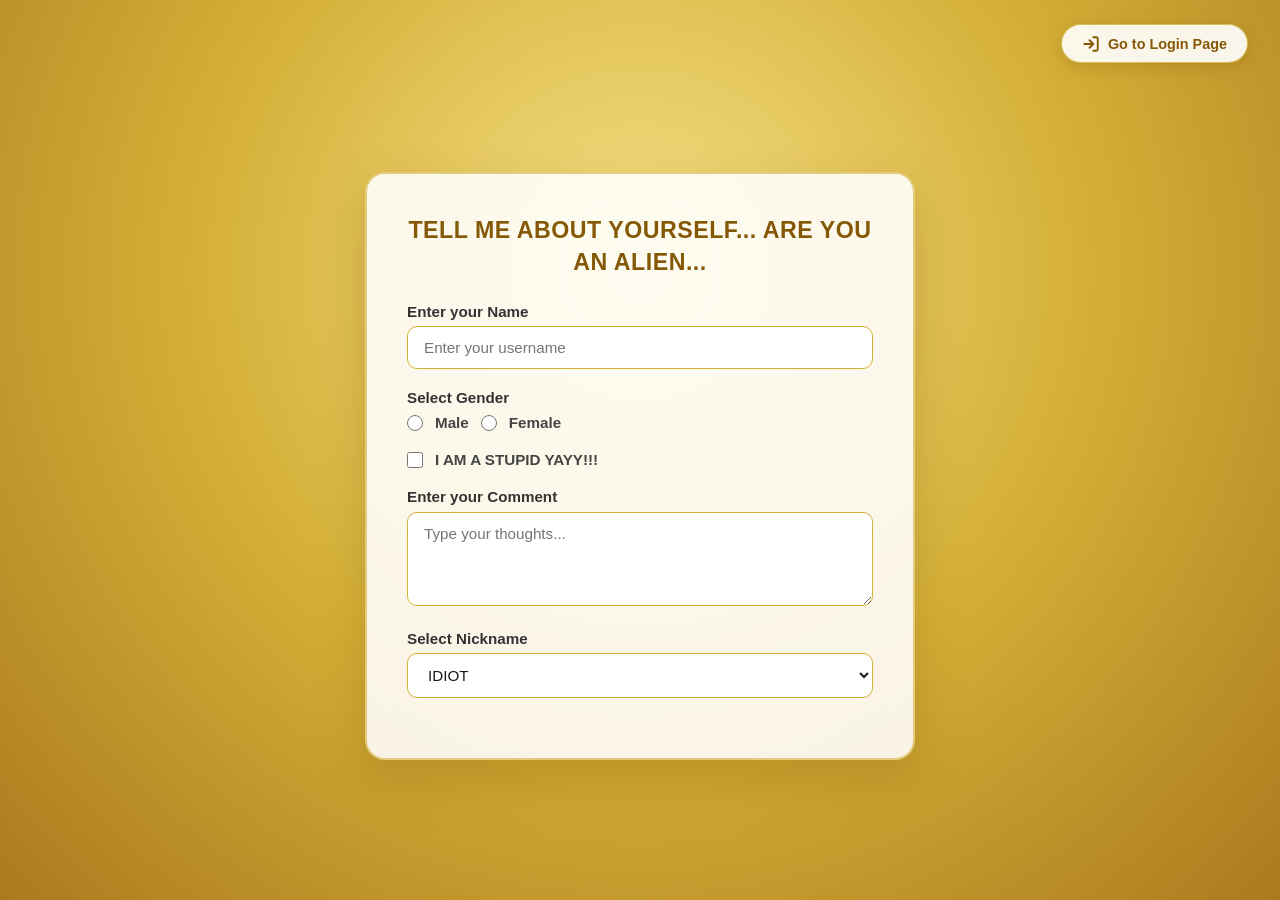
<file: index.html>
<!DOCTYPE html>
<html lang="en">
<head>
    <meta charset="UTF-8">
    <meta name="viewport" content="width=device-width, initial-scale=1.0">
    <title>Forms - Lets learn it | Video 6</title>
    <style>
        * {
            margin: 0;
            padding: 0;
            box-sizing: border-box;
            font-family: 'Segoe UI', Tahoma, Geneva, Verdana, sans-serif;
        }

        body {
            background-color: #D4AF37; /* Metallic Golden */
            background-image: radial-gradient(circle at 50% 30%, #F5E086 0%, #D4AF37 50%, #AA7A1E 100%);
            color: #1a1a1a;
            min-height: 100vh;
            display: flex;
            flex-direction: column;
            justify-content: center;
            align-items: center;
            padding: 2rem;
        }

        .top-nav {
            position: absolute;
            top: 1.5rem;
            right: 2rem;
        }

        .btn-nav-login {
            display: inline-flex;
            align-items: center;
            gap: 0.5rem;
            background: rgba(255, 255, 255, 0.9);
            color: #855806;
            padding: 0.6rem 1.25rem;
            border-radius: 9999px;
            font-weight: 700;
            font-size: 0.9rem;
            text-decoration: none;
            border: 1.5px solid rgba(212, 175, 55, 0.8);
            box-shadow: 0 4px 15px rgba(133, 88, 6, 0.25);
            transition: all 0.2s ease;
        }

        .btn-nav-login:hover {
            background: #ffffff;
            transform: translateY(-2px);
            box-shadow: 0 6px 20px rgba(133, 88, 6, 0.35);
        }

        .form-container {
            background: rgba(255, 255, 255, 0.88);
            backdrop-filter: blur(12px);
            -webkit-backdrop-filter: blur(12px);
            border: 2px solid rgba(212, 175, 55, 0.6);
            border-radius: 20px;
            padding: 2.5rem;
            max-width: 550px;
            width: 100%;
            box-shadow: 0 20px 45px rgba(146, 107, 13, 0.35);
            margin-top: 2rem;
        }

        h1 {
            font-size: 1.45rem;
            font-weight: 800;
            margin-bottom: 1.5rem;
            text-align: center;
            letter-spacing: 0.5px;
            line-height: 1.4;
            color: #855806;
            text-transform: uppercase;
        }

        .form-group {
            margin-bottom: 1.25rem;
        }

        label {
            display: block;
            margin-bottom: 0.4rem;
            font-size: 0.95rem;
            font-weight: 600;
            color: #333333;
        }

        input[type="text"], textarea, select {
            width: 100%;
            padding: 0.75rem 1rem;
            border-radius: 10px;
            border: 1.5px solid #d4af37;
            background: #ffffff;
            color: #1a1a1a;
            font-size: 0.95rem;
            outline: none;
            transition: all 0.2s ease;
        }

        input[type="text"]:focus, textarea:focus, select:focus {
            border-color: #b8860b;
            box-shadow: 0 0 0 3px rgba(212, 175, 55, 0.3);
        }

        .radio-group, .checkbox-group {
            display: flex;
            align-items: center;
            gap: 0.75rem;
            margin-top: 0.5rem;
        }

        .radio-group label, .checkbox-group label {
            display: inline;
            margin-bottom: 0;
            cursor: pointer;
            color: #444444;
        }

        input[type="radio"], input[type="checkbox"] {
            accent-color: #b8860b;
            cursor: pointer;
            width: 16px;
            height: 16px;
        }

        select option {
            background: #ffffff;
            color: #1a1a1a;
        }
    </style>
</head>
<body>
    <!-- Top Login Link -->
    <div class="top-nav">
        <a href="./login.html" class="btn-nav-login">
            <svg width="18" height="18" viewBox="0 0 24 24" fill="none" stroke="currentColor" stroke-width="2.5" stroke-linecap="round" stroke-linejoin="round">
                <path d="M15 3h4a2 2 0 0 1 2 2v14a2 2 0 0 1-2 2h-4"/>
                <polyline points="10 17 15 12 10 7"/>
                <line x1="15" y1="12" x2="3" y2="12"/>
            </svg>
            Go to Login Page
        </a>
    </div>

    <div class="form-container">
        <h1>TELL ME ABOUT YOURSELF... ARE YOU AN ALIEN...</h1>
        <form action="post">
            <div class="form-group">
                <label for="username">Enter your Name</label>
                <input type="text" id="username" name="username" placeholder="Enter your username">
            </div>

            <div class="form-group">
                <label>Select Gender</label>
                <div class="radio-group">
                    <input type="radio" id="male" name="gender" value="male">
                    <label for="male">Male</label>
                    <input type="radio" id="female" name="gender" value="female">
                    <label for="female">Female</label>
                </div>
            </div>

            <div class="form-group">
                <div class="checkbox-group">
                    <input type="checkbox" id="subscribe" name="subscribe" value="yes">
                    <label for="subscribe">I AM A STUPID YAYY!!!</label>
                </div>
            </div>

            <div class="form-group">
                <label for="comment">Enter your Comment</label>
                <textarea id="comment" name="comment" rows="4" placeholder="Type your thoughts..."></textarea>
            </div>

            <div class="form-group">
                <label for="nicknames">Select Nickname</label>
                <select id="nicknames" name="nicknames">
                    <option value="IDIOT">IDIOT</option>
                    <option value="SUAR">SUAR</option>
                    <option value="NASHEDI">NASHEDI</option>
                </select>
            </div>
        </form>
    </div>
</body>
</html>
</file>
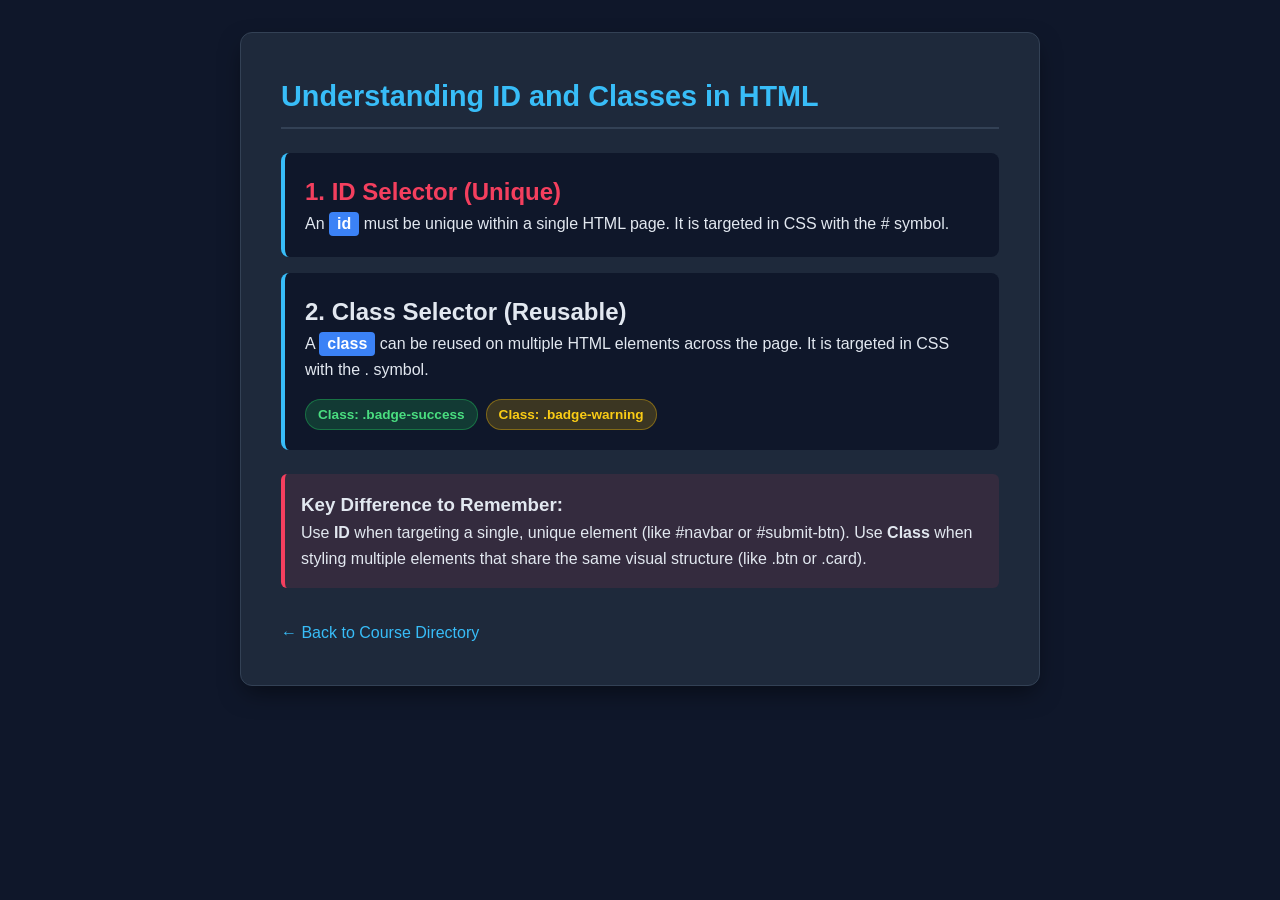
<file: video 9/index.html>
<!DOCTYPE html>
<html lang="en">
<head>
    <meta charset="UTF-8">
    <meta name="viewport" content="width=device-width, initial-scale=1.0">
    <title>Id and Classes in HTML - Sigma Web Dev Video 9</title>
    <style>
        * {
            margin: 0;
            padding: 0;
            box-sizing: border-box;
            font-family: 'Segoe UI', Tahoma, Geneva, Verdana, sans-serif;
        }

        body {
            background-color: #0f172a;
            color: #e2e8f0;
            padding: 2rem;
            line-height: 1.6;
        }

        .container {
            max-width: 800px;
            margin: 0 auto;
            background: #1e293b;
            padding: 2.5rem;
            border-radius: 12px;
            box-shadow: 0 10px 25px -5px rgba(0, 0, 0, 0.5);
            border: 1px solid #334155;
        }

        h1 {
            color: #38bdf8;
            margin-bottom: 1.5rem;
            font-size: 1.8rem;
            border-bottom: 2px solid #334155;
            padding-bottom: 0.5rem;
        }

        /* Class Selector Examples */
        .card {
            background-color: #0f172a;
            padding: 1.25rem;
            border-radius: 8px;
            margin-bottom: 1rem;
            border-left: 4px solid #38bdf8;
        }

        .highlight {
            background-color: #3b82f6;
            color: #ffffff;
            padding: 0.2rem 0.5rem;
            border-radius: 4px;
            font-weight: bold;
        }

        .badge {
            display: inline-block;
            padding: 0.25rem 0.75rem;
            border-radius: 9999px;
            font-size: 0.85rem;
            font-weight: 600;
        }

        .badge-success {
            background: rgba(34, 197, 94, 0.2);
            color: #4ade80;
            border: 1px solid rgba(34, 197, 94, 0.4);
        }

        .badge-warning {
            background: rgba(234, 179, 8, 0.2);
            color: #facc15;
            border: 1px solid rgba(234, 179, 8, 0.4);
        }

        /* ID Selector Examples (Unique) */
        #main-header {
            color: #f43f5e;
            font-weight: bold;
        }

        #special-note {
            background: rgba(244, 63, 94, 0.1);
            border-left: 4px solid #f43f5e;
            padding: 1rem;
            border-radius: 6px;
            margin-top: 1.5rem;
        }

        .nav-back {
            display: inline-block;
            margin-top: 2rem;
            color: #38bdf8;
            text-decoration: none;
            font-weight: 500;
            transition: color 0.2s;
        }

        .nav-back:hover {
            color: #7dd3fc;
            text-decoration: underline;
        }
    </style>
</head>
<body>
    <div class="container">
        <h1>Understanding ID and Classes in HTML</h1>
        
        <div class="card">
            <h2 id="main-header">1. ID Selector (Unique)</h2>
            <p>An <span class="highlight">id</span> must be unique within a single HTML page. It is targeted in CSS with the <code>#</code> symbol.</p>
        </div>

        <div class="card">
            <h2>2. Class Selector (Reusable)</h2>
            <p>A <span class="highlight">class</span> can be reused on multiple HTML elements across the page. It is targeted in CSS with the <code>.</code> symbol.</p>
            <div style="margin-top: 1rem; display: flex; gap: 0.5rem;">
                <span class="badge badge-success">Class: .badge-success</span>
                <span class="badge badge-warning">Class: .badge-warning</span>
            </div>
        </div>

        <div id="special-note">
            <h3>Key Difference to Remember:</h3>
            <p>Use <strong>ID</strong> when targeting a single, unique element (like <code>#navbar</code> or <code>#submit-btn</code>). Use <strong>Class</strong> when styling multiple elements that share the same visual structure (like <code>.btn</code> or <code>.card</code>).</p>
        </div>

        <a href="../" class="nav-back">← Back to Course Directory</a>
    </div>
</body>
</html>
</file>
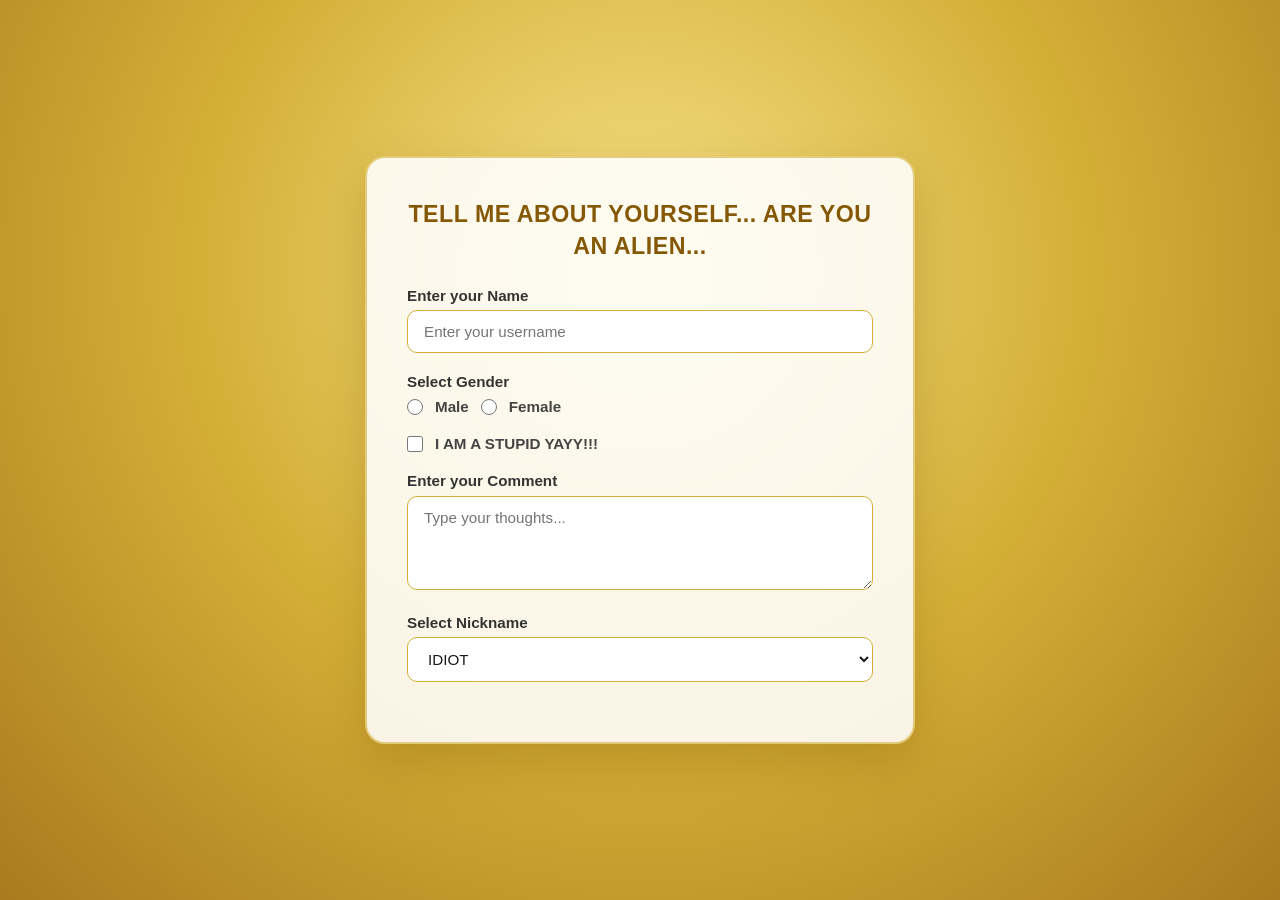
<file: video6/index.html>
<!DOCTYPE html>
<html lang="en">
<head>
    <meta charset="UTF-8">
    <meta name="viewport" content="width=device-width, initial-scale=1.0">
    <title>Forms - Lets learn it | Video 6</title>
    <style>
        * {
            margin: 0;
            padding: 0;
            box-sizing: border-box;
            font-family: 'Segoe UI', Tahoma, Geneva, Verdana, sans-serif;
        }

        body {
            background-color: #D4AF37; /* Metallic Golden */
            background-image: radial-gradient(circle at 50% 30%, #F5E086 0%, #D4AF37 50%, #AA7A1E 100%);
            color: #1a1a1a;
            min-height: 100vh;
            display: flex;
            justify-content: center;
            align-items: center;
            padding: 2rem;
        }

        .form-container {
            background: rgba(255, 255, 255, 0.88);
            backdrop-filter: blur(12px);
            -webkit-backdrop-filter: blur(12px);
            border: 2px solid rgba(212, 175, 55, 0.6);
            border-radius: 20px;
            padding: 2.5rem;
            max-width: 550px;
            width: 100%;
            box-shadow: 0 20px 45px rgba(146, 107, 13, 0.35);
        }

        h1 {
            font-size: 1.45rem;
            font-weight: 800;
            margin-bottom: 1.5rem;
            text-align: center;
            letter-spacing: 0.5px;
            line-height: 1.4;
            color: #855806; /* Deep Gold / Bronze */
            text-transform: uppercase;
        }

        .form-group {
            margin-bottom: 1.25rem;
        }

        label {
            display: block;
            margin-bottom: 0.4rem;
            font-size: 0.95rem;
            font-weight: 600;
            color: #333333;
        }

        input[type="text"], textarea, select {
            width: 100%;
            padding: 0.75rem 1rem;
            border-radius: 10px;
            border: 1.5px solid #d4af37;
            background: #ffffff;
            color: #1a1a1a;
            font-size: 0.95rem;
            outline: none;
            transition: all 0.2s ease;
        }

        input[type="text"]:focus, textarea:focus, select:focus {
            border-color: #b8860b;
            box-shadow: 0 0 0 3px rgba(212, 175, 55, 0.3);
        }

        .radio-group, .checkbox-group {
            display: flex;
            align-items: center;
            gap: 0.75rem;
            margin-top: 0.5rem;
        }

        .radio-group label, .checkbox-group label {
            display: inline;
            margin-bottom: 0;
            cursor: pointer;
            color: #444444;
        }

        input[type="radio"], input[type="checkbox"] {
            accent-color: #b8860b;
            cursor: pointer;
            width: 16px;
            height: 16px;
        }

        select option {
            background: #ffffff;
            color: #1a1a1a;
        }
    </style>
</head>
<body>
    <div class="form-container">
        <h1>TELL ME ABOUT YOURSELF... ARE YOU AN ALIEN...</h1>
        <form action="post">
            <div class="form-group">
                <label for="username">Enter your Name</label>
                <input type="text" id="username" name="username" placeholder="Enter your username">
            </div>

            <div class="form-group">
                <label>Select Gender</label>
                <div class="radio-group">
                    <input type="radio" id="male" name="gender" value="male">
                    <label for="male">Male</label>
                    <input type="radio" id="female" name="gender" value="female">
                    <label for="female">Female</label>
                </div>
            </div>

            <div class="form-group">
                <div class="checkbox-group">
                    <input type="checkbox" id="subscribe" name="subscribe" value="yes">
                    <label for="subscribe">I AM A STUPID YAYY!!!</label>
                </div>
            </div>

            <div class="form-group">
                <label for="comment">Enter your Comment</label>
                <textarea id="comment" name="comment" rows="4" placeholder="Type your thoughts..."></textarea>
            </div>

            <div class="form-group">
                <label for="nicknames">Select Nickname</label>
                <select id="nicknames" name="nicknames">
                    <option value="IDIOT">IDIOT</option>
                    <option value="SUAR">SUAR</option>
                    <option value="NASHEDI">NASHEDI</option>
                </select>
            </div>
        </form>
    </div>
</body>
</html>
</file>
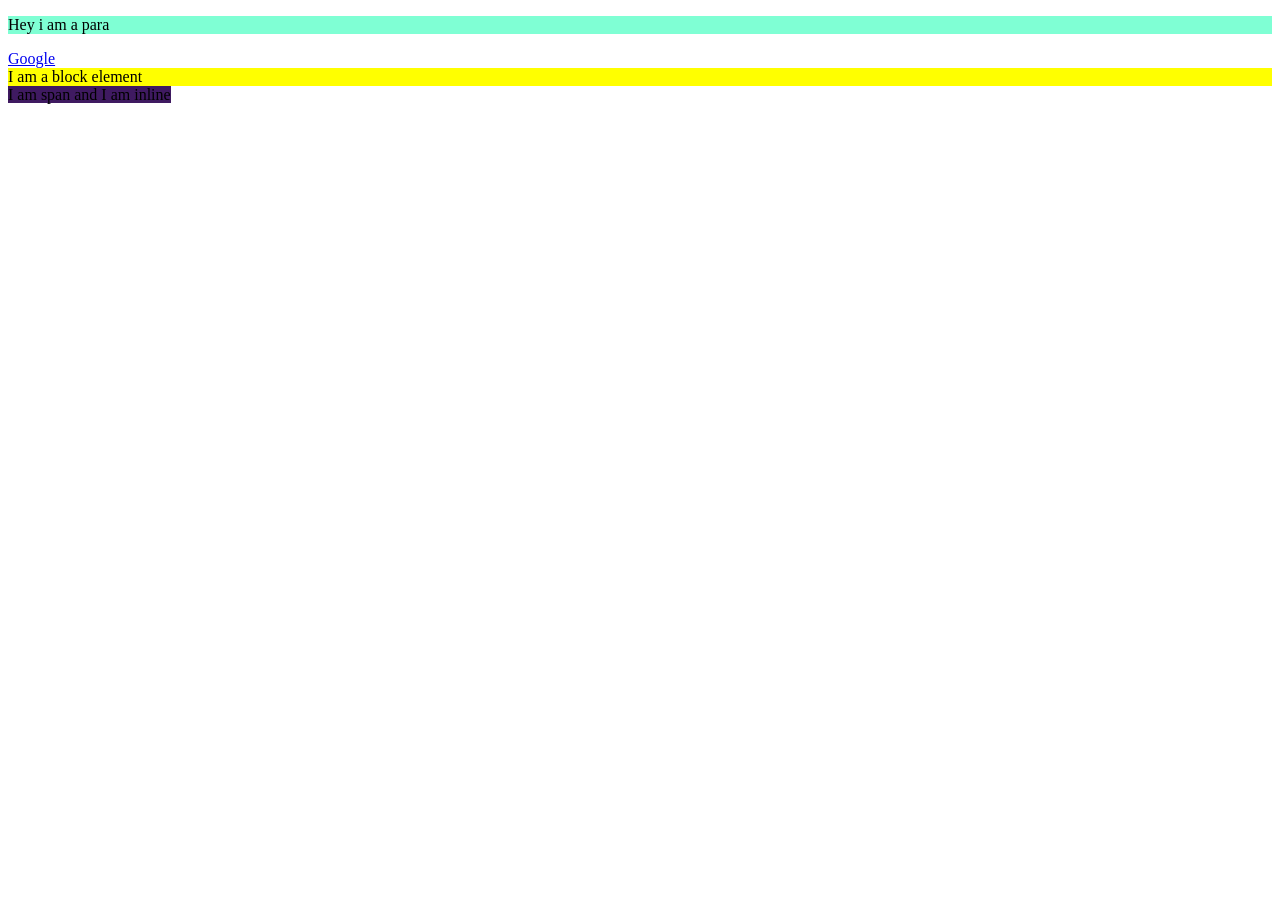
<file: video8/index.html>
<!DOCTYPE html>
<html lang="en">
    <head>
        <meta charset="UTF-8">
        <meta name="viewport" content="width"=device-width, initial-scale="1.0">
        <title>Inline and Block Elements - HTML</title>
        <link rel="stylesheet" href="style.css">

</head>
<body>
    <p> Hey i am a para </p>
    <a href="https://google.com">Google</a>
    <div> I am a block element</div>
    <span>I am span and I am inline</span>
    <a href="" yes he is inline></a>


    <!--Quick Quiz:
    without using br tag, write a vertically aligned form asking for name,
    city and pincode of a user.
    everyone must comment -->


</body>
</html>
</file>
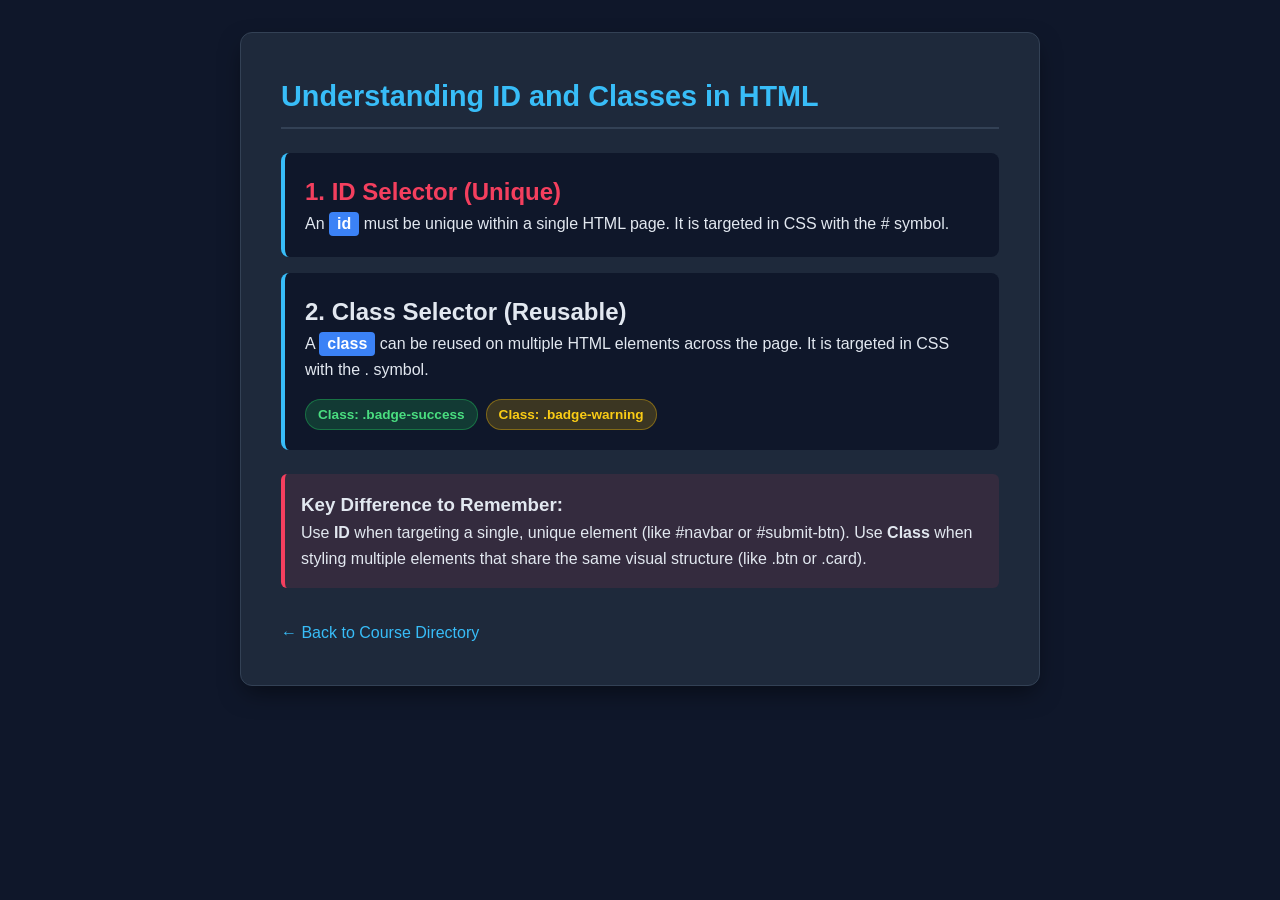
<file: video9/index.html>
<!DOCTYPE html>
<html lang="en">
<head>
    <meta charset="UTF-8">
    <meta name="viewport" content="width=device-width, initial-scale=1.0">
    <title>Id and Classes in HTML - Sigma Web Dev Video 9</title>
    <style>
        * {
            margin: 0;
            padding: 0;
            box-sizing: border-box;
            font-family: 'Segoe UI', Tahoma, Geneva, Verdana, sans-serif;
        }

        body {
            background-color: #0f172a;
            color: #e2e8f0;
            padding: 2rem;
            line-height: 1.6;
        }

        .container {
            max-width: 800px;
            margin: 0 auto;
            background: #1e293b;
            padding: 2.5rem;
            border-radius: 12px;
            box-shadow: 0 10px 25px -5px rgba(0, 0, 0, 0.5);
            border: 1px solid #334155;
        }

        h1 {
            color: #38bdf8;
            margin-bottom: 1.5rem;
            font-size: 1.8rem;
            border-bottom: 2px solid #334155;
            padding-bottom: 0.5rem;
        }

        /* Class Selector Examples */
        .card {
            background-color: #0f172a;
            padding: 1.25rem;
            border-radius: 8px;
            margin-bottom: 1rem;
            border-left: 4px solid #38bdf8;
        }

        .highlight {
            background-color: #3b82f6;
            color: #ffffff;
            padding: 0.2rem 0.5rem;
            border-radius: 4px;
            font-weight: bold;
        }

        .badge {
            display: inline-block;
            padding: 0.25rem 0.75rem;
            border-radius: 9999px;
            font-size: 0.85rem;
            font-weight: 600;
        }

        .badge-success {
            background: rgba(34, 197, 94, 0.2);
            color: #4ade80;
            border: 1px solid rgba(34, 197, 94, 0.4);
        }

        .badge-warning {
            background: rgba(234, 179, 8, 0.2);
            color: #facc15;
            border: 1px solid rgba(234, 179, 8, 0.4);
        }

        /* ID Selector Examples (Unique) */
        #main-header {
            color: #f43f5e;
            font-weight: bold;
        }

        #special-note {
            background: rgba(244, 63, 94, 0.1);
            border-left: 4px solid #f43f5e;
            padding: 1rem;
            border-radius: 6px;
            margin-top: 1.5rem;
        }

        .nav-back {
            display: inline-block;
            margin-top: 2rem;
            color: #38bdf8;
            text-decoration: none;
            font-weight: 500;
            transition: color 0.2s;
        }

        .nav-back:hover {
            color: #7dd3fc;
            text-decoration: underline;
        }
    </style>
</head>
<body>
    <div class="container">
        <h1>Understanding ID and Classes in HTML</h1>
        
        <div class="card">
            <h2 id="main-header">1. ID Selector (Unique)</h2>
            <p>An <span class="highlight">id</span> must be unique within a single HTML page. It is targeted in CSS with the <code>#</code> symbol.</p>
        </div>

        <div class="card">
            <h2>2. Class Selector (Reusable)</h2>
            <p>A <span class="highlight">class</span> can be reused on multiple HTML elements across the page. It is targeted in CSS with the <code>.</code> symbol.</p>
            <div style="margin-top: 1rem; display: flex; gap: 0.5rem;">
                <span class="badge badge-success">Class: .badge-success</span>
                <span class="badge badge-warning">Class: .badge-warning</span>
            </div>
        </div>

        <div id="special-note">
            <h3>Key Difference to Remember:</h3>
            <p>Use <strong>ID</strong> when targeting a single, unique element (like <code>#navbar</code> or <code>#submit-btn</code>). Use <strong>Class</strong> when styling multiple elements that share the same visual structure (like <code>.btn</code> or <code>.card</code>).</p>
        </div>

        <a href="../" class="nav-back">← Back to Course Directory</a>
    </div>
</body>
</html>
</file>
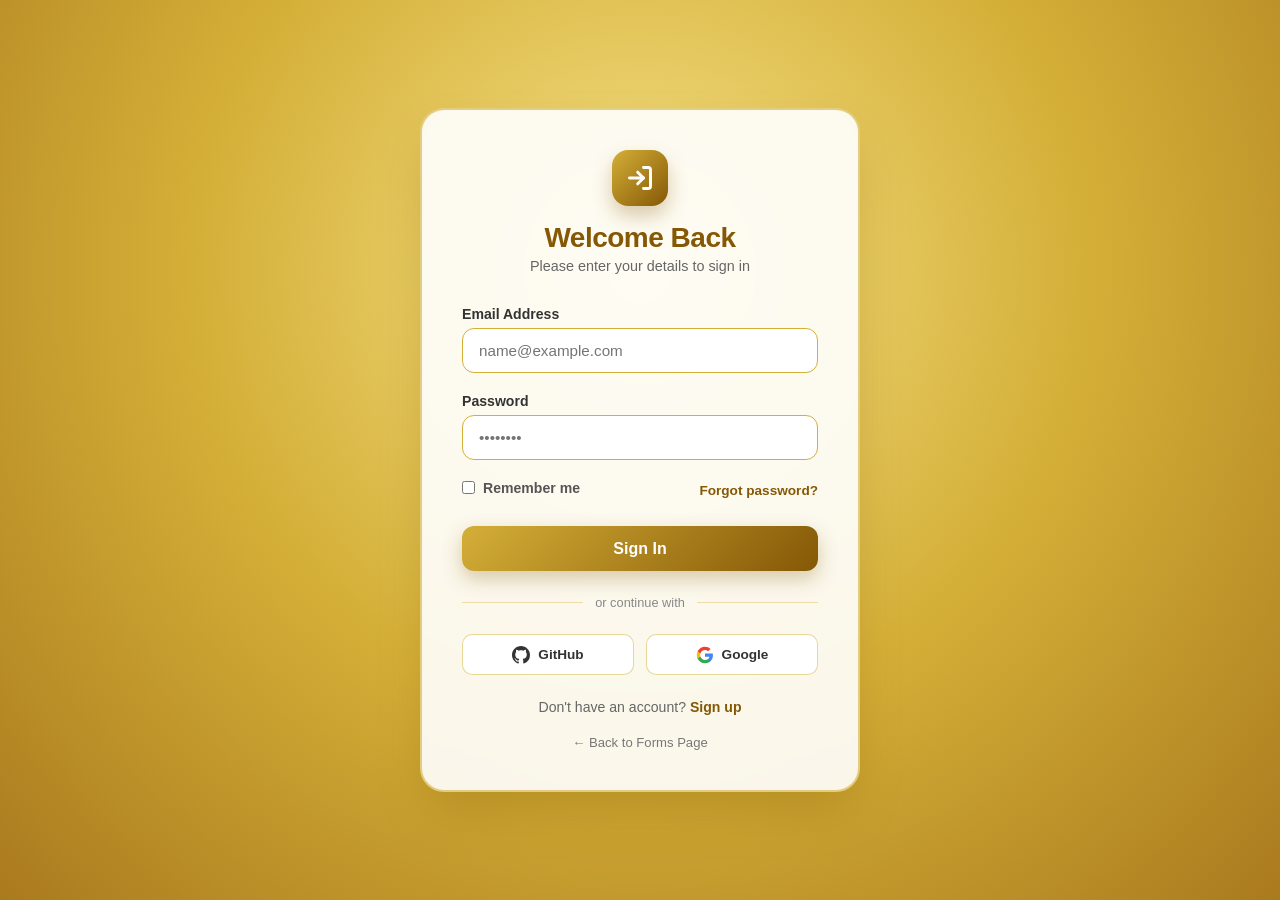
<file: login.html>
<!DOCTYPE html>
<html lang="en">
<head>
    <meta charset="UTF-8">
    <meta name="viewport" content="width=device-width, initial-scale=1.0">
    <title>Login | Sigma Web Dev</title>
    <style>
        * {
            margin: 0;
            padding: 0;
            box-sizing: border-box;
            font-family: 'Segoe UI', Tahoma, Geneva, Verdana, sans-serif;
        }

        body {
            background-color: #D4AF37;
            background-image: radial-gradient(circle at 50% 30%, #F5E086 0%, #D4AF37 50%, #AA7A1E 100%);
            color: #1a1a1a;
            min-height: 100vh;
            display: flex;
            justify-content: center;
            align-items: center;
            padding: 1.5rem;
        }

        .login-card {
            background: rgba(255, 255, 255, 0.9);
            backdrop-filter: blur(16px);
            -webkit-backdrop-filter: blur(16px);
            border: 2px solid rgba(212, 175, 55, 0.6);
            border-radius: 24px;
            padding: 2.5rem;
            max-width: 440px;
            width: 100%;
            box-shadow: 0 25px 50px -12px rgba(146, 107, 13, 0.4);
        }

        .login-header {
            text-align: center;
            margin-bottom: 2rem;
        }

        .login-header .logo-badge {
            width: 56px;
            height: 56px;
            background: linear-gradient(135deg, #D4AF37, #855806);
            color: #ffffff;
            border-radius: 16px;
            display: inline-flex;
            align-items: center;
            justify-content: center;
            margin-bottom: 1rem;
            box-shadow: 0 10px 20px rgba(133, 88, 6, 0.3);
        }

        .login-header h1 {
            font-size: 1.75rem;
            font-weight: 800;
            color: #855806;
            letter-spacing: -0.5px;
        }

        .login-header p {
            font-size: 0.9rem;
            color: #666666;
            margin-top: 0.25rem;
        }

        .form-group {
            margin-bottom: 1.25rem;
        }

        label {
            display: block;
            margin-bottom: 0.4rem;
            font-size: 0.88rem;
            font-weight: 600;
            color: #333333;
        }

        .input-wrapper {
            position: relative;
        }

        input[type="email"],
        input[type="password"] {
            width: 100%;
            padding: 0.8rem 1rem;
            border-radius: 12px;
            border: 1.5px solid #d4af37;
            background: #ffffff;
            color: #1a1a1a;
            font-size: 0.95rem;
            outline: none;
            transition: all 0.2s ease;
        }

        input[type="email"]:focus,
        input[type="password"]:focus {
            border-color: #b8860b;
            box-shadow: 0 0 0 3px rgba(212, 175, 55, 0.3);
        }

        .options-row {
            display: flex;
            justify-content: space-between;
            align-items: center;
            font-size: 0.85rem;
            margin-bottom: 1.5rem;
        }

        .remember-me {
            display: flex;
            align-items: center;
            gap: 0.5rem;
            color: #555555;
            cursor: pointer;
        }

        .remember-me input {
            accent-color: #b8860b;
            cursor: pointer;
        }

        .forgot-link {
            color: #855806;
            text-decoration: none;
            font-weight: 600;
            transition: color 0.2s;
        }

        .forgot-link:hover {
            color: #b8860b;
            text-decoration: underline;
        }

        .btn-submit {
            width: 100%;
            padding: 0.85rem;
            border-radius: 12px;
            border: none;
            background: linear-gradient(135deg, #d4af37, #855806);
            color: #ffffff;
            font-size: 1rem;
            font-weight: 700;
            cursor: pointer;
            transition: all 0.3s ease;
            box-shadow: 0 8px 20px rgba(133, 88, 6, 0.3);
        }

        .btn-submit:hover {
            transform: translateY(-2px);
            box-shadow: 0 12px 25px rgba(133, 88, 6, 0.4);
            background: linear-gradient(135deg, #e5c158, #996508);
        }

        .divider {
            display: flex;
            align-items: center;
            text-align: center;
            margin: 1.5rem 0;
            color: #888888;
            font-size: 0.8rem;
        }

        .divider::before,
        .divider::after {
            content: '';
            flex: 1;
            border-bottom: 1px solid rgba(212, 175, 55, 0.4);
        }

        .divider span {
            padding: 0 0.75rem;
        }

        .social-buttons {
            display: flex;
            gap: 0.75rem;
            margin-bottom: 1.5rem;
        }

        .btn-social {
            flex: 1;
            display: flex;
            align-items: center;
            justify-content: center;
            gap: 0.5rem;
            padding: 0.65rem;
            border-radius: 10px;
            border: 1px solid rgba(212, 175, 55, 0.5);
            background: #ffffff;
            color: #333333;
            font-size: 0.85rem;
            font-weight: 600;
            cursor: pointer;
            transition: all 0.2s ease;
            text-decoration: none;
        }

        .btn-social:hover {
            background: #fdfaf0;
            border-color: #b8860b;
        }

        .footer-text {
            text-align: center;
            font-size: 0.88rem;
            color: #666666;
        }

        .footer-text a {
            color: #855806;
            text-decoration: none;
            font-weight: 700;
        }

        .footer-text a:hover {
            text-decoration: underline;
        }

        .nav-back {
            display: block;
            text-align: center;
            margin-top: 1.25rem;
            font-size: 0.82rem;
            color: #777777;
            text-decoration: none;
        }

        .nav-back:hover {
            color: #855806;
        }
    </style>
</head>
<body>

    <div class="login-card">
        <div class="login-header">
            <div class="logo-badge">
                <svg width="28" height="28" viewBox="0 0 24 24" fill="none" stroke="currentColor" stroke-width="2.5" stroke-linecap="round" stroke-linejoin="round">
                    <path d="M15 3h4a2 2 0 0 1 2 2v14a2 2 0 0 1-2 2h-4"/>
                    <polyline points="10 17 15 12 10 7"/>
                    <line x1="15" y1="12" x2="3" y2="12"/>
                </svg>
            </div>
            <h1>Welcome Back</h1>
            <p>Please enter your details to sign in</p>
        </div>

        <form action="#" method="POST" onsubmit="event.preventDefault(); alert('Login submitted successfully!');">
            <div class="form-group">
                <label for="email">Email Address</label>
                <div class="input-wrapper">
                    <input type="email" id="email" name="email" placeholder="name@example.com" required>
                </div>
            </div>

            <div class="form-group">
                <label for="password">Password</label>
                <div class="input-wrapper">
                    <input type="password" id="password" name="password" placeholder="••••••••" required>
                </div>
            </div>

            <div class="options-row">
                <label class="remember-me">
                    <input type="checkbox" name="remember">
                    <span>Remember me</span>
                </label>
                <a href="#" class="forgot-link" onclick="alert('Password reset link sent!');">Forgot password?</a>
            </div>

            <button type="submit" class="btn-submit">Sign In</button>

            <div class="divider">
                <span>or continue with</span>
            </div>

            <div class="social-buttons">
                <a href="https://github.com" target="_blank" rel="noopener noreferrer" class="btn-social">
                    <svg width="18" height="18" fill="currentColor" viewBox="0 0 24 24">
                        <path d="M12 0C5.37 0 0 5.37 0 12c0 5.31 3.435 9.795 8.205 11.385.6.105.825-.255.825-.57 0-.285-.015-1.23-.015-2.235-3.015.555-3.795-.735-4.035-1.41-.135-.345-.72-1.41-1.23-1.695-.42-.225-1.02-.78-.015-.795.945-.015 1.62.87 1.845 1.23 1.08 1.815 2.805 1.305 3.495.99.105-.78.42-1.305.765-1.605-2.67-.3-5.46-1.335-5.46-5.925 0-1.305.465-2.385 1.23-3.225-.12-.3-.54-1.53.12-3.18 0 0 1.005-.315 3.3 1.23.96-.27 1.98-.405 3-.405s2.04.135 3 .405c2.295-1.56 3.3-1.23 3.3-1.23.66 1.65.24 2.88.12 3.18.765.84 1.23 1.905 1.23 3.225 0 4.605-2.805 5.625-5.475 5.925.435.375.81 1.095.81 2.22 0 1.605-.015 2.895-.015 3.3 0 .315.225.69.825.57A12.02 12.02 0 0024 12c0-6.63-5.37-12-12-12z"/>
                    </svg>
                    GitHub
                </a>
                <a href="https://google.com" target="_blank" rel="noopener noreferrer" class="btn-social">
                    <svg width="18" height="18" viewBox="0 0 24 24">
                        <path fill="#4285F4" d="M22.56 12.25c0-.78-.07-1.53-.2-2.25H12v4.26h5.92c-.26 1.37-1.04 2.53-2.21 3.31v2.77h3.57c2.08-1.92 3.28-4.74 3.28-8.09z"/>
                        <path fill="#34A853" d="M12 23c2.97 0 5.46-.98 7.28-2.66l-3.57-2.77c-.98.66-2.23 1.06-3.71 1.06-2.86 0-5.29-1.93-6.16-4.53H2.18v2.84C3.99 20.53 7.7 23 12 23z"/>
                        <path fill="#FBBC05" d="M5.84 14.09c-.22-.66-.35-1.36-.35-2.09s.13-1.43.35-2.09V7.06H2.18C1.43 8.55 1 10.22 1 12s.43 3.45 1.18 4.94l2.85-2.22.81-.63z"/>
                        <path fill="#EA4335" d="M12 5.38c1.62 0 3.06.56 4.21 1.64l3.15-3.15C17.45 2.09 14.97 1 12 1 7.7 1 3.99 3.47 2.18 7.06l3.66 2.84c.87-2.6 3.3-4.52 6.16-4.52z"/>
                    </svg>
                    Google
                </a>
            </div>

            <p class="footer-text">
                Don't have an account? <a href="#">Sign up</a>
            </p>

            <a href="./index.html" class="nav-back">← Back to Forms Page</a>
        </form>
    </div>

</body>
</html>
</file>
<file: video8/style.css>
p{
    background-color: aquamarine;

}

a{
    background-color: rgb(rgb(49, 22, 22), rgb(172, 223, 172), rgb(14, 14, 67));
}

div{
    background-color: yellow;
}

span{
    background-color: rgb(63, 26, 97)
}
</file>
